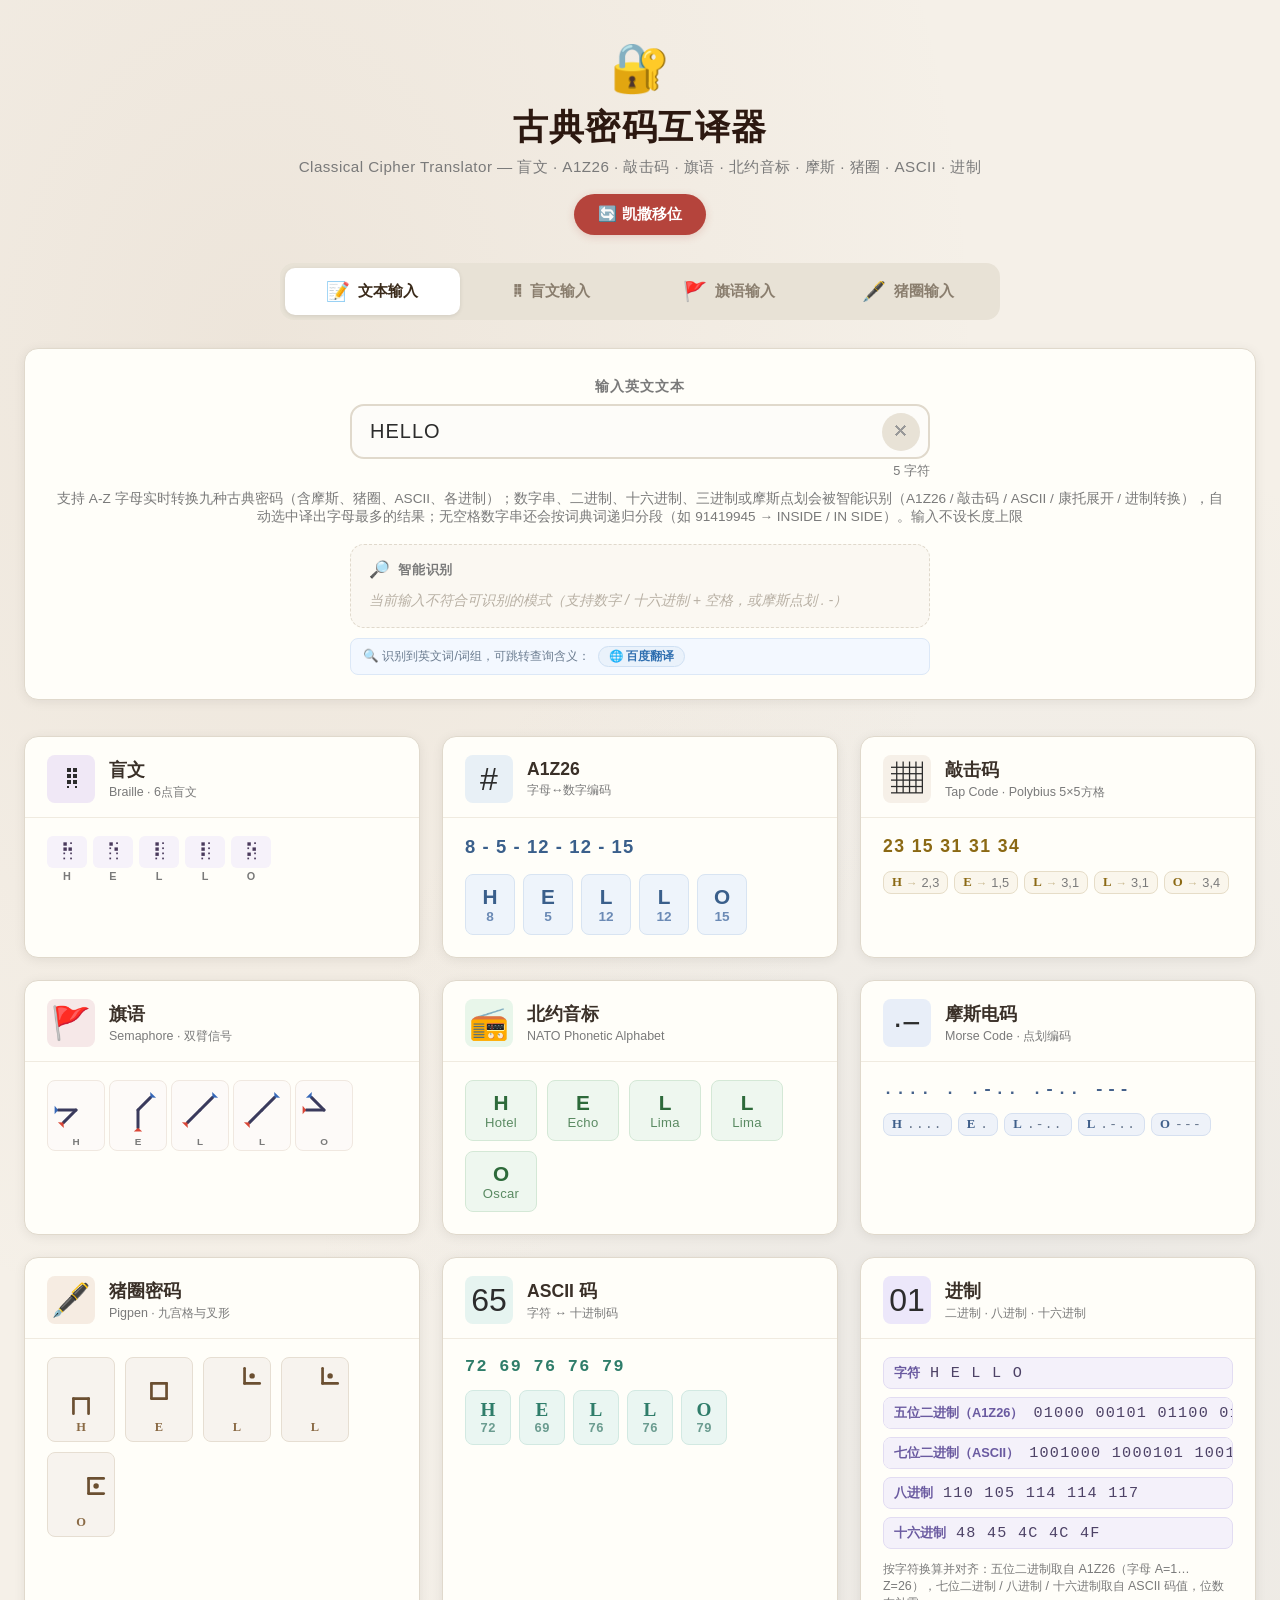
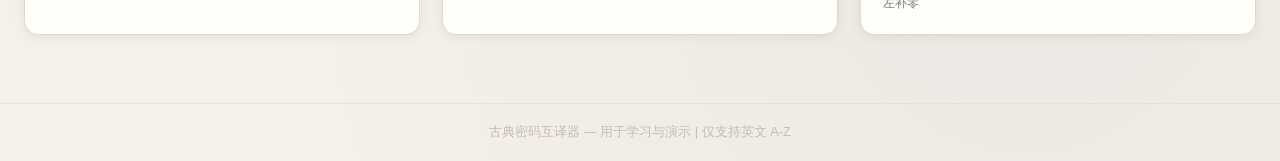
<file: index.html>
<!-- @anchor: index_intro -->
<!-- 古典密码互译器结构骨架：头部导航 + 四种输入模式区（文本 / 盲文 / 旗语 / 猪圈）+ 九张密码输出卡片，脚本按序加载 -->
<!DOCTYPE html>
<html lang="zh-CN">
<head>
    <meta charset="UTF-8">
    <meta name="viewport" content="width=device-width, initial-scale=1.0">
    <title>古典密码互译器</title>
    <link rel="stylesheet" href="style.css">
</head>
<body>
    <header class="site-header">
        <div class="header-icon">🔐</div>
        <h1>古典密码互译器</h1>
        <p class="subtitle">Classical Cipher Translator — 盲文 · A1Z26 · 敲击码 · 旗语 · 北约音标 · 摩斯 · 猪圈 · ASCII · 进制</p>
        <nav class="header-nav">
            <a href="caesar.html" class="nav-caesar-link" title="查看全部 25 种凯撒移位">🔄 凯撒移位</a>
        </nav>
    </header>

    <main class="main-content">

        <!-- @anchor: html_mode_selector -->
<!-- 输入模式选择器：文本 / 盲文 / 旗语 / 猪圈 四种输入切换 -->
        <section class="mode-selector-section">
            <div class="mode-selector" id="modeSelector">
                <button class="mode-btn active" data-mode="text">
                    <span class="mode-btn-icon">📝</span>
                    <span class="mode-btn-label">文本输入</span>
                </button>
                <button class="mode-btn" data-mode="braille">
                    <span class="mode-btn-icon">⠿</span>
                    <span class="mode-btn-label">盲文输入</span>
                </button>
                <button class="mode-btn" data-mode="semaphore">
                    <span class="mode-btn-icon">🚩</span>
                    <span class="mode-btn-label">旗语输入</span>
                </button>
                <button class="mode-btn" data-mode="pigpen">
                    <span class="mode-btn-icon">🖋️</span>
                    <span class="mode-btn-label">猪圈输入</span>
                </button>
            </div>
        </section>

        <!-- @anchor: html_mode_selector_end -->

        <!-- @anchor: html_text_input -->
<!-- 文本输入区：键入字母 / 数字串 / 二进制 / 十六进制 / 摩斯点划，实时转换九种密码并启用智能识别；不设长度上限 -->
        <section class="input-section" id="textInputSection">
            <div class="input-wrapper">
                <label for="textInput" class="input-label">输入英文文本</label>
                <div class="input-row">
                    <input
                        type="text"
                        id="textInput"
                        class="text-input"
                        placeholder="例如：HELLO / 8 5 12 12 15 / .... . .-.. .-.. --- / 85121215"
                    >
                    <button id="clearBtn" class="clear-btn" title="清空">✕</button>
                </div>
                <span id="charCount" class="char-count">0 字符</span>
            </div>
            <p class="input-hint">支持 A-Z 字母实时转换九种古典密码（含摩斯、猪圈、ASCII、各进制）；数字串、二进制、十六进制、三进制或摩斯点划会被智能识别（A1Z26 / 敲击码 / ASCII / 康托展开 / 进制转换），自动选中译出字母最多的结果；无空格数字串还会按词典词递归分段（如 91419945 → INSIDE / IN SIDE）。输入不设长度上限</p>

            <!-- @anchor: html_smart_detect -->
<!-- 半智能识别区：自动识别并按「译出字母最多」选中结果，可解码过半的候选以并列小按钮切换；含进制转换栏目；无空格数字串（>5）会按词典词递归分段（如 91419945 → INSIDE / IN SIDE） -->
            <div class="smart-detect" id="smartDetect">
                <div class="smart-detect-header">
                    <span class="smart-detect-icon">🔎</span>
                    <span class="smart-detect-title">智能识别</span>
                </div>
                <div class="smart-detect-body" id="smartDetectBody"></div>
            </div>

            <!-- @anchor: html_smart_detect_end -->

            <!-- @anchor: html_translate_bar -->
            <!-- 翻译跳转条：当前输入被判定为英文词/词组时出现，一键跳百度翻译查看含义 -->
            <div class="translate-bar" id="translateBar" style="display:none;">
                <span class="translate-bar-hint">🔍 识别到英文词/词组，可跳转查询含义：</span>
            </div>
            <!-- @anchor: html_translate_bar_end -->

        </section>

        <!-- @anchor: html_text_input_end -->

        <!-- @anchor: html_braille_input -->
        <!-- 盲文点阵输入区域：点击 2×3 点阵自动解码为字母；选定字母后按空格（或「添加到文本」）追加到文本框 -->
        <section class="input-section braille-input-section" id="brailleInputSection" style="display:none;">
            <div class="braille-input-header">
                <span class="braille-input-icon">⠿</span>
                <h2>盲文点阵输入</h2>
            </div>
            <p class="braille-input-hint">点击 2×3 点阵输入盲文，自动翻译为英文字母；选定字母后按空格即可添加到文本</p>
            <div class="braille-input-area">
                <!-- 2列×3行点阵 -->
                <div class="braille-dot-input-grid" id="brailleDotInput">
                    <span class="braille-input-dot" data-index="0" title="点 1"></span>
                    <span class="braille-input-dot" data-index="3" title="点 4"></span>
                    <span class="braille-input-dot" data-index="1" title="点 2"></span>
                    <span class="braille-input-dot" data-index="4" title="点 5"></span>
                    <span class="braille-input-dot" data-index="2" title="点 3"></span>
                    <span class="braille-input-dot" data-index="5" title="点 6"></span>
                </div>
                <!-- 翻译结果 -->
                <div class="braille-input-result">
                    <span class="braille-input-unicode" id="brailleInputChar">⠀</span>
                    <span class="braille-input-arrow">→</span>
                    <span class="braille-input-letter" id="brailleInputLetter">-</span>
                </div>
                <!-- 翻译输出文本框 -->
                <div class="special-input-textbox-wrapper">
                    <label class="special-input-textbox-label">翻译结果</label>
                    <input
                        type="text"
                        id="brailleOutputTextbox"
                        class="special-input-textbox"
                        readonly
                        placeholder="点选盲文后在此显示翻译文本"
                    >
                </div>
                <!-- 操作按钮 -->
                <div class="braille-input-actions">
                    <button id="brailleAddBtn" class="braille-add-btn" disabled>添加到文本</button>
                    <button id="brailleClearDotsBtn" class="braille-clear-dots-btn">清除点阵</button>
                    <button id="brailleClearTextBtn" class="braille-clear-dots-btn">清除翻译结果</button>
                </div>
            </div>
        </section>
        <!-- @anchor: html_braille_input_end -->

        <!-- @anchor: html_semaphore_input -->
        <!-- 旗语九宫格输入区域：依次点击两个方向格（忽略顺序）解码为字母；选好后按空格（或「添加到文本」）追加到文本框 -->
        <section class="input-section semaphore-input-section" id="semaphoreInputSection" style="display:none;">
            <div class="semaphore-input-header">
                <span class="semaphore-input-icon">🚩</span>
                <h2>旗语九宫格输入</h2>
            </div>
            <p class="semaphore-input-hint">依次点击两个方向格子（忽略顺序），分别代表两手旗位；选好后按空格即可添加到文本</p>
            <div class="semaphore-input-area">
                <!-- 3×3 九宫格：箭头标签与 data-dir 均使用信号员自身视角（原形态，不做镜像翻转） -->
                <div class="semaphore-grid" id="semaphoreGrid">
                    <!-- 第一行：NW, N, NE -->
                    <button class="semaphore-cell" data-dir="7" title="左上 (NW)">
                        <span class="semaphore-dir-label">↖</span>
                    </button>
                    <button class="semaphore-cell" data-dir="0" title="上 (N)">
                        <span class="semaphore-dir-label">↑</span>
                    </button>
                    <button class="semaphore-cell" data-dir="1" title="右上 (NE)">
                        <span class="semaphore-dir-label">↗</span>
                    </button>
                    <!-- 第二行：W, 中心, E -->
                    <button class="semaphore-cell" data-dir="6" title="左 (W)">
                        <span class="semaphore-dir-label">←</span>
                    </button>
                    <div class="semaphore-center" id="semaphoreCenter">
                        <span class="semaphore-center-icon">🚩</span>
                        <span class="semaphore-center-letter" id="semaphoreCenterLetter">-</span>
                    </div>
                    <button class="semaphore-cell" data-dir="2" title="右 (E)">
                        <span class="semaphore-dir-label">→</span>
                    </button>
                    <!-- 第三行：SW, S, SE -->
                    <button class="semaphore-cell" data-dir="5" title="左下 (SW)">
                        <span class="semaphore-dir-label">↙</span>
                    </button>
                    <button class="semaphore-cell" data-dir="4" title="下 (S)">
                        <span class="semaphore-dir-label">↓</span>
                    </button>
                    <button class="semaphore-cell" data-dir="3" title="右下 (SE)">
                        <span class="semaphore-dir-label">↘</span>
                    </button>
                </div>
                <!-- 翻译输出文本框 -->
                <div class="special-input-textbox-wrapper">
                    <label class="special-input-textbox-label">翻译结果</label>
                    <input
                        type="text"
                        id="semaphoreOutputTextbox"
                        class="special-input-textbox"
                        readonly
                        placeholder="选择方向后在此显示翻译文本"
                    >
                </div>
                <!-- 操作按钮 -->
                <div class="semaphore-input-actions">
                    <button id="semaphoreAddBtn" class="semaphore-add-btn" disabled>添加到文本</button>
                    <button id="semaphoreClearBtn" class="semaphore-clear-btn">清除选择</button>
                    <button id="semaphoreClearTextBtn" class="semaphore-clear-btn">清除翻译结果</button>
                </div>
            </div>
        </section>
        <!-- @anchor: html_semaphore_input_end -->

        <!-- @anchor: html_pigpen_input -->
        <!-- 猪圈字形输入区域：按「九宫格（无点 / 加点）/ 叉形（无点 / 加点）」四组字形按钮生成，点击即把对应字母追加到翻译结果 -->
        <!-- 排版：九宫格按钮按 3×3 格位排列；叉形按钮按开口方向（上 / 左 / 右 / 下）摆成十字；空格 / 退格支持键盘（Space / Backspace） -->
        <section class="input-section pigpen-input-section" id="pigpenInputSection" style="display:none;">
            <div class="pigpen-input-header">
                <span class="pigpen-input-icon">🖋️</span>
                <h2>猪圈密码字形输入</h2>
            </div>
            <p class="pigpen-input-hint">点击字形按钮逐字输入猪圈密码（前两组为九宫格 A–I、加点九宫格 J–R，按 3×3 格位排列；后两组为叉形 S–V、加点叉形 W–Z，按开口方向上下左右摆放），结果同步显示在下方；空格与退格可直接用键盘 Space / Backspace，再由「添加到文本」写入文本框</p>
            <div class="pigpen-input-area">
                <div class="pigpen-glyph-groups" id="pigpenGlyphGroups"></div>
                <div class="pigpen-side">
                    <div class="special-input-textbox-wrapper">
                        <label class="special-input-textbox-label">翻译结果</label>
                        <input
                            type="text"
                            id="pigpenOutputTextbox"
                            class="special-input-textbox"
                            readonly
                            placeholder="点击字形后在此显示翻译文本"
                        >
                    </div>
                    <div class="pigpen-input-actions">
                        <button id="pigpenAddBtn" class="pigpen-add-btn" disabled>添加到文本</button>
                        <button id="pigpenSpaceBtn" class="pigpen-clear-btn">␣ 空格</button>
                        <button id="pigpenBackspaceBtn" class="pigpen-clear-btn">⌫ 退格</button>
                        <button id="pigpenClearTextBtn" class="pigpen-clear-btn">清除翻译结果</button>
                    </div>
                </div>
            </div>
        </section>

        <!-- @anchor: html_pigpen_input_end -->

        <!-- @anchor: html_cipher_cards -->
        <!-- 密码面板网格：盲文 / A1Z26 / 敲击码 / 旗语 / 北约音标 / 摩斯 / 猪圈 / ASCII / 进制 九张输出卡片 -->
        <section class="ciphers-grid">

            <!-- 盲文 -->
            <div class="cipher-card" id="braille-card">
                <div class="card-header">
                    <span class="card-icon braille-icon">⠿</span>
                    <div>
                        <h2>盲文</h2>
                        <span class="card-tag">Braille · 6点盲文</span>
                    </div>
                </div>
                <div class="card-body">
                    <div class="cipher-output" id="braille-output"></div>
                </div>
            </div>

            <!-- A1Z26 -->
            <div class="cipher-card" id="a1z26-card">
                <div class="card-header">
                    <span class="card-icon a1z26-icon">#</span>
                    <div>
                        <h2>A1Z26</h2>
                        <span class="card-tag">字母↔数字编码</span>
                    </div>
                </div>
                <div class="card-body">
                    <div class="cipher-output" id="a1z26-output"></div>
                </div>
            </div>

            <!-- 敲击码 -->
            <div class="cipher-card" id="tapcode-card">
                <div class="card-header">
                    <span class="card-icon tapcode-icon">▦</span>
                    <div>
                        <h2>敲击码</h2>
                        <span class="card-tag">Tap Code · Polybius 5×5方格</span>
                    </div>
                </div>
                <div class="card-body">
                    <div class="cipher-output" id="tapcode-output"></div>
                </div>
            </div>

            <!-- 旗语 -->
            <div class="cipher-card" id="semaphore-card">
                <div class="card-header">
                    <span class="card-icon semaphore-icon">🚩</span>
                    <div>
                        <h2>旗语</h2>
                        <span class="card-tag">Semaphore · 双臂信号</span>
                    </div>
                </div>
                <div class="card-body">
                    <div class="cipher-output" id="semaphore-output"></div>
                </div>
            </div>

            <!-- 北约音标 -->
            <div class="cipher-card" id="nato-card">
                <div class="card-header">
                    <span class="card-icon nato-icon">📻</span>
                    <div>
                        <h2>北约音标</h2>
                        <span class="card-tag">NATO Phonetic Alphabet</span>
                    </div>
                </div>
                <div class="card-body">
                    <div class="cipher-output" id="nato-output"></div>
                </div>
            </div>

            <!-- 摩斯电码 -->
            <div class="cipher-card" id="morse-card">
                <div class="card-header">
                    <span class="card-icon morse-icon">·−</span>
                    <div>
                        <h2>摩斯电码</h2>
                        <span class="card-tag">Morse Code · 点划编码</span>
                    </div>
                </div>
                <div class="card-body">
                    <div class="cipher-output" id="morse-output"></div>
                </div>
            </div>

            <!-- 猪圈密码 -->
            <div class="cipher-card" id="pigpen-card">
                <div class="card-header">
                    <span class="card-icon pigpen-icon">🖋️</span>
                    <div>
                        <h2>猪圈密码</h2>
                        <span class="card-tag">Pigpen · 九宫格与叉形</span>
                    </div>
                </div>
                <div class="card-body">
                    <div class="cipher-output" id="pigpen-output"></div>
                </div>
            </div>

            <!-- ASCII 码 -->
            <div class="cipher-card" id="ascii-card">
                <div class="card-header">
                    <span class="card-icon ascii-icon">65</span>
                    <div>
                        <h2>ASCII 码</h2>
                        <span class="card-tag">字符 ↔ 十进制码</span>
                    </div>
                </div>
                <div class="card-body">
                    <div class="cipher-output" id="ascii-output"></div>
                </div>
            </div>

            <!-- 进制转换 -->
            <div class="cipher-card" id="numeral-card">
                <div class="card-header">
                    <span class="card-icon numeral-icon">01</span>
                    <div>
                        <h2>进制</h2>
                        <span class="card-tag">二进制 · 八进制 · 十六进制</span>
                    </div>
                </div>
                <div class="card-body">
                    <div class="cipher-output" id="numeral-output"></div>
                </div>
            </div>

        </section>

        <!-- @anchor: html_cipher_cards_end -->

    </main>

    <footer class="site-footer">
        <p>古典密码互译器 — 用于学习与演示 | 仅支持英文 A-Z</p>
    </footer>

    <!-- @anchor: html_scripts -->
    <!-- 脚本加载顺序：数据文件 → 各密码模块（盲文 / 摩斯 / 猪圈 / ASCII / 进制等）→ 词典工具与内置词种子 → 翻译跳转工具 → 词典分段数字串（DigitWords）→ 半智能识别（核心 SmartDetect + 渲染 SmartDetectRender）→ 输入控制器（盲文 / 旗语 / 猪圈）与词典加载器 WordDict → 主脚本；顺序不可打乱 -->
    <script src="cipher-data.js"></script>
    <script src="modules/braille.js"></script>
    <script src="modules/a1z26.js"></script>
    <script src="modules/tapcode.js"></script>
    <script src="modules/semaphore.js"></script>
    <script src="modules/nato-phonetic.js"></script>
    <script src="modules/morse.js"></script>
    <script src="modules/pigpen.js"></script>
    <script src="modules/ascii.js"></script>
    <script src="modules/numeral.js"></script>
    <script src="modules/cantor.js"></script>
    <script src="modules/word-finder.js"></script>
    <script src="modules/word-seed.js"></script>
    <script src="modules/translate-link.js"></script>
    <script src="modules/digit-words.js"></script>
    <script src="modules/smart-detect.js"></script>
    <script src="modules/smart-detect-render.js"></script>
    <script src="script-braille-input.js"></script>
    <script src="script-semaphore-input.js"></script>
    <script src="script-pigpen-input.js"></script>
    <script src="script-dict.js"></script>
    <script src="script.js"></script>

    <!-- @anchor: html_scripts_end -->
</body>
</html>
</file>
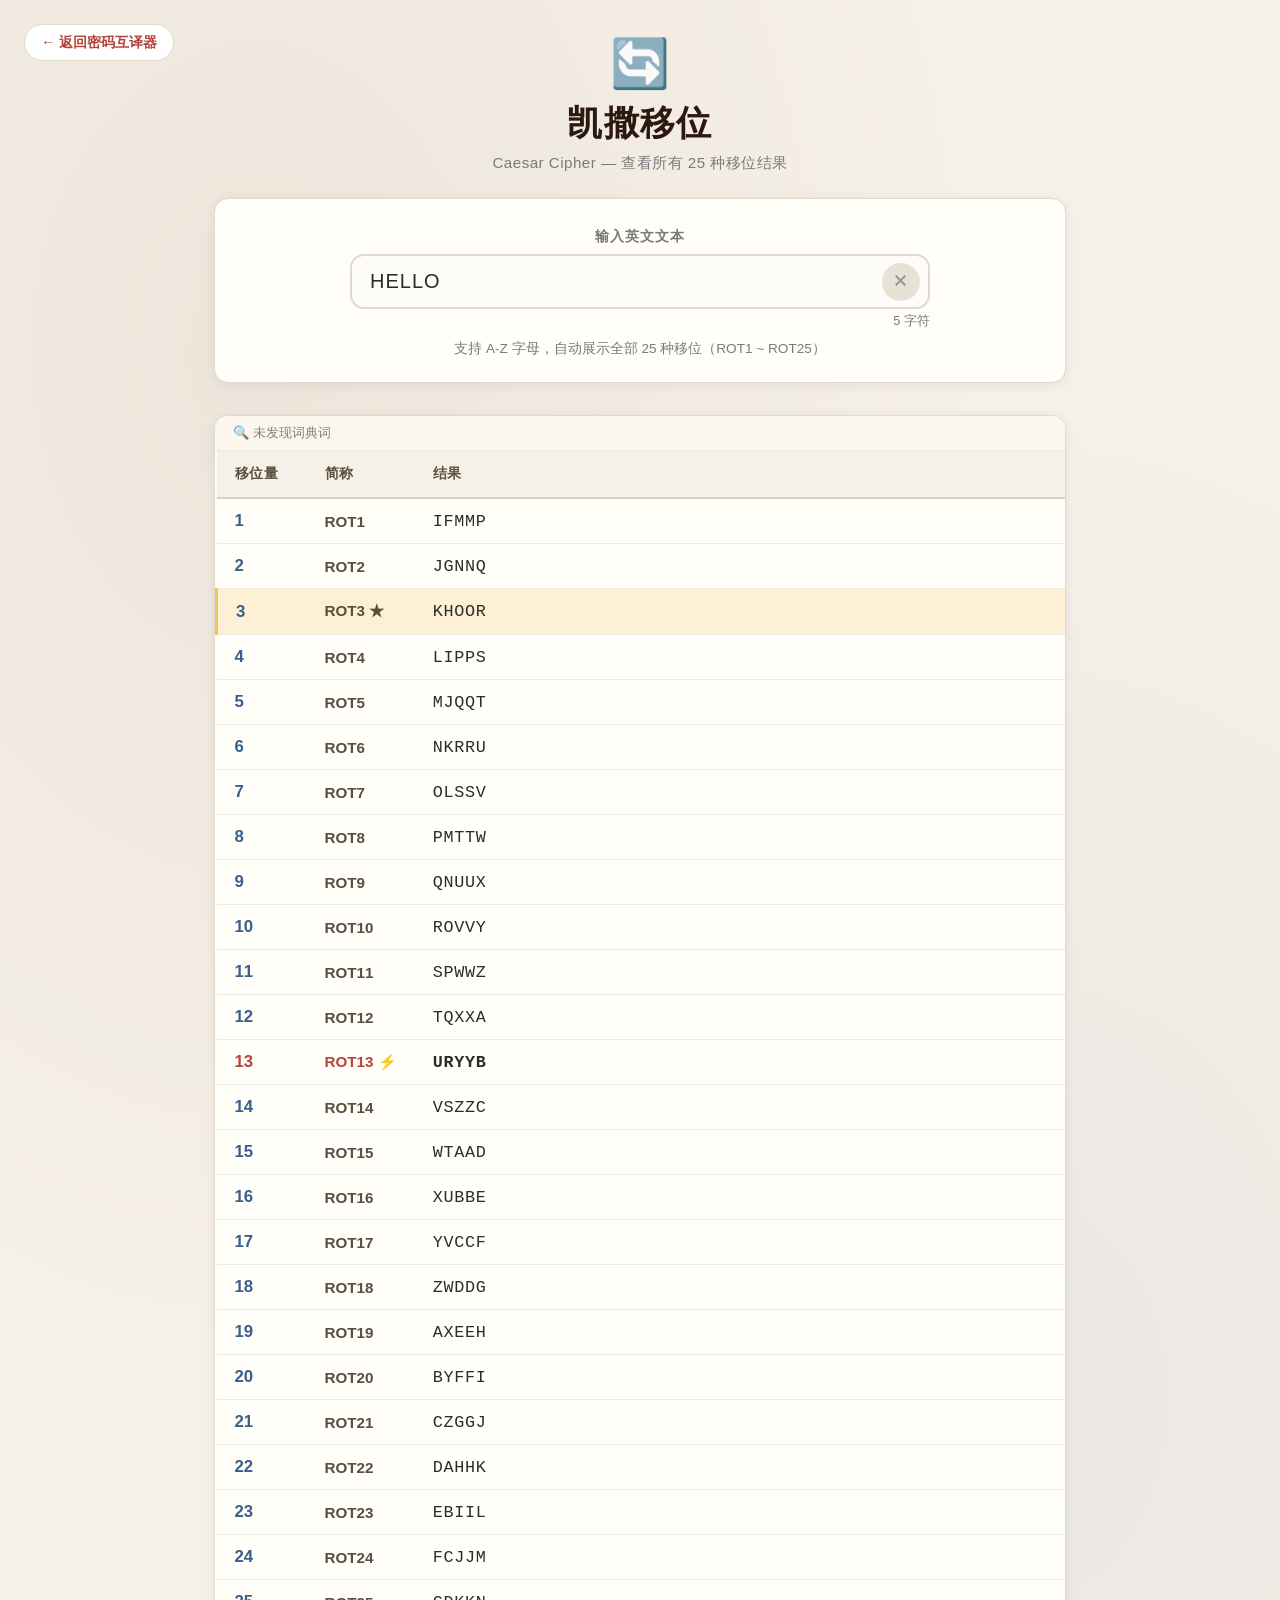
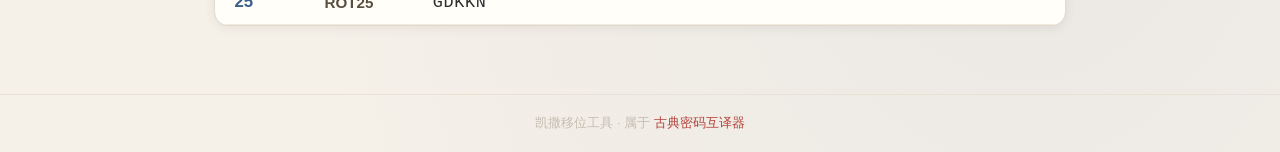
<file: caesar.html>
<!-- @anchor: caesar_md_intro -->
<!-- 凯撒移位页面结构骨架：输入框 + ROT1~ROT25 结果表格，与主页同目录，返回 index.html -->
<!DOCTYPE html>
<html lang="zh-CN">
<head>
    <meta charset="UTF-8">
    <meta name="viewport" content="width=device-width, initial-scale=1.0">
    <title>凯撒移位 — Caesar Cipher</title>
    <link rel="stylesheet" href="caesar.css">
</head>
<body>
    <!-- @anchor: caesar_header -->
    <!-- 头部：返回主页链接、标题与说明 -->
    <header class="site-header">
        <a href="index.html" class="back-link" title="返回密码互译器">← 返回密码互译器</a>
        <div class="header-icon">🔄</div>
        <h1>凯撒移位</h1>
        <p class="subtitle">Caesar Cipher — 查看所有 25 种移位结果</p>
    </header>
    <!-- @anchor: caesar_header_end -->

    <main class="main-content">
        <!-- @anchor: caesar_input -->
<!-- 输入区域：英文文本输入（不设长度上限）与清空按钮 -->
        <section class="input-section">
            <div class="input-wrapper">
                <label for="textInput" class="input-label">输入英文文本</label>
                <div class="input-row">
                    <input
                        type="text"
                        id="textInput"
                        class="text-input"
                        placeholder="例如：HELLO WORLD"
                    >
                    <button id="clearBtn" class="clear-btn" title="清空">✕</button>
                </div>
                <span id="charCount" class="char-count">0 字符</span>
            </div>
            <p class="input-hint">支持 A-Z 字母，自动展示全部 25 种移位（ROT1 ~ ROT25）</p>
        </section>

        <!-- @anchor: caesar_input_end -->

        <!-- @anchor: caesar_results -->
        <!-- 移位结果区：词典标记提示条 + 占位提示 + ROT1~ROT25 结果表格 -->
        <section class="results-section" id="resultsSection">
            <div class="word-hint" id="wordHint" style="display:none;"></div>
            <div class="placeholder" id="placeholder">输入文本以查看所有凯撒移位结果</div>
            <div class="results-table-wrapper" id="resultsTableWrapper" style="display:none;">
                <table class="results-table" id="resultsTable">
                    <thead>
                        <tr>
                            <th>移位量</th>
                            <th>简称</th>
                            <th>结果</th>
                        </tr>
                    </thead>
                    <tbody id="resultsBody"></tbody>
                </table>
            </div>
        </section>

        <!-- @anchor: caesar_results_end -->
    </main>

    <footer class="site-footer">
        <p>凯撒移位工具 · 属于 <a href="index.html">古典密码互译器</a></p>
    </footer>

    <!-- @anchor: caesar_scripts -->
    <!-- 脚本加载：词典词查找工具 → 内置词种子（词典不可用时的降级）→ 翻译跳转工具 → 凯撒移位主体逻辑 -->
    <script src="modules/word-finder.js"></script>
    <script src="modules/word-seed.js"></script>
    <script src="modules/translate-link.js"></script>
    <script src="caesar.js"></script>

    <!-- @anchor: caesar_scripts_end -->
</body>
</html>
</file>
<file: style.css>
/* @anchor: style_intro */
/* 古典密码互译器样式：变量与重置、输入模式区、四类专用输入区、五类密码输出卡片与响应式适配 */
/* ============================================
   古典密码互译器 — 样式表
   ============================================ */

/* @anchor: css_reset */
/* 基础重置与主题变量 */
/* --- 基础重置与变量 --- */
*, *::before, *::after {
    box-sizing: border-box;
    margin: 0;
    padding: 0;
}

:root {
    --bg: #f5f0e8;
    --card-bg: #fffef9;
    --card-shadow: 0 2px 12px rgba(0,0,0,0.07);
    --card-hover-shadow: 0 4px 20px rgba(0,0,0,0.12);
    --text: #2c2c2c;
    --text-muted: #7a7a7a;
    --accent: #b5443c;
    --accent-light: #e0584e;
    --blue: #3a5f8b;
    --blue-light: #5b8ec4;
    --border: #e0d9cc;
    --radius: 14px;
    --radius-sm: 8px;
    --font-serif: 'Georgia', 'Times New Roman', serif;
    --font-sans: 'Segoe UI', 'PingFang SC', 'Microsoft YaHei', sans-serif;
}

html {
    font-size: 16px;
}

body {
    font-family: var(--font-sans);
    background: var(--bg);
    color: var(--text);
    min-height: 100vh;
    background-image:
        radial-gradient(ellipse at 20% 20%, rgba(180,150,120,0.12) 0%, transparent 50%),
        radial-gradient(ellipse at 80% 80%, rgba(140,160,190,0.10) 0%, transparent 50%);
}
/* @anchor: css_reset_end */

/* @anchor: css_header */
/* 头部标题与凯撒移位导航链接 */
/* --- 头部 --- */
.site-header {
    text-align: center;
    padding: 40px 20px 28px;
}

.header-icon {
    font-size: 48px;
    margin-bottom: 8px;
}

.site-header h1 {
    font-family: var(--font-serif);
    font-size: 2.2rem;
    font-weight: 700;
    color: #2c1810;
    letter-spacing: 0.04em;
    margin-bottom: 6px;
}

.subtitle {
    font-size: 0.95rem;
    color: var(--text-muted);
    letter-spacing: 0.03em;
}

/* --- 头部导航 --- */
.header-nav {
    margin-top: 16px;
}

.nav-caesar-link {
    display: inline-block;
    text-decoration: none;
    font-size: 0.95rem;
    font-weight: 600;
    color: #fff;
    background: var(--accent);
    padding: 10px 24px;
    border-radius: 24px;
    transition: all 0.25s;
    box-shadow: 0 2px 8px rgba(181,68,60,0.2);
}

.nav-caesar-link:hover {
    background: #c9554d;
    box-shadow: 0 4px 16px rgba(181,68,60,0.35);
    transform: translateY(-1px);
}
/* @anchor: css_header_end */

/* --- 主体 --- */
.main-content {
    max-width: 1300px;
    margin: 0 auto;
    padding: 0 24px 48px;
}

/* @anchor: css_mode_selector */
/* 输入模式选择器：分段控件样式的四个模式按钮 */
/* ============================================
   输入模式选择器
   ============================================ */
.mode-selector-section {
    margin-bottom: 28px;
}

.mode-selector {
    display: flex;
    gap: 4px;
    background: #e8e2d6;
    border-radius: var(--radius);
    padding: 5px;
    max-width: 720px;
    margin: 0 auto;
}

.mode-btn {
    flex: 1;
    display: flex;
    align-items: center;
    justify-content: center;
    gap: 8px;
    padding: 12px 16px;
    border: none;
    border-radius: 10px;
    background: transparent;
    color: #8a7e6e;
    font-size: 0.95rem;
    font-weight: 600;
    cursor: pointer;
    transition: all 0.25s;
    font-family: var(--font-sans);
}

.mode-btn:hover {
    color: #5a4e3e;
    background: rgba(255,255,255,0.4);
}

.mode-btn.active {
    background: #fff;
    color: #3a2a1a;
    box-shadow: 0 1px 4px rgba(0,0,0,0.1);
}

.mode-btn-icon {
    font-size: 1.2rem;
}

.mode-btn-label {
    white-space: nowrap;
}
/* @anchor: css_mode_selector_end */

/* @anchor: css_input_base */
/* 通用输入区域与翻译结果文本框 */
/* ============================================
   通用输入区域
   ============================================ */
.input-section {
    text-align: center;
    margin-bottom: 36px;
    background: var(--card-bg);
    border: 1px solid var(--border);
    border-radius: var(--radius);
    box-shadow: var(--card-shadow);
    padding: 28px 32px 24px;
    transition: box-shadow 0.3s;
}

.input-section:hover {
    box-shadow: var(--card-hover-shadow);
}

.input-wrapper {
    display: inline-block;
    width: 100%;
    max-width: 580px;
}

.input-label {
    display: block;
    font-weight: 600;
    font-size: 0.9rem;
    color: var(--text-muted);
    text-transform: uppercase;
    letter-spacing: 0.06em;
    margin-bottom: 8px;
}

.input-row {
    display: flex;
    align-items: center;
    gap: 8px;
    background: #fdfcf9;
    border: 2px solid var(--border);
    border-radius: var(--radius);
    padding: 4px 8px 4px 18px;
    transition: border-color 0.25s, box-shadow 0.25s;
}

.input-row:focus-within {
    border-color: var(--accent);
    box-shadow: 0 0 0 4px rgba(181,68,60,0.08);
}

.text-input {
    flex: 1;
    border: none;
    outline: none;
    background: transparent;
    font-size: 1.25rem;
    font-family: var(--font-sans);
    color: var(--text);
    letter-spacing: 0.05em;
    padding: 10px 0;
}

.text-input::placeholder {
    color: #c4bdb2;
}

.clear-btn {
    width: 38px;
    height: 38px;
    border: none;
    border-radius: 50%;
    background: #e8e2d6;
    color: #999;
    font-size: 1rem;
    cursor: pointer;
    transition: all 0.2s;
    display: flex;
    align-items: center;
    justify-content: center;
    flex-shrink: 0;
}

.clear-btn:hover {
    background: #d4ccc0;
    color: #555;
}

.char-count {
    display: block;
    text-align: right;
    font-size: 0.8rem;
    color: var(--text-muted);
    margin-top: 4px;
}

.input-hint {
    font-size: 0.85rem;
    color: var(--text-muted);
    margin-top: 10px;
}

/* ============================================
   特殊输入区域通用：翻译输出文本框
   ============================================ */
.special-input-textbox-wrapper {
    display: flex;
    flex-direction: column;
    align-items: center;
    gap: 6px;
}

.special-input-textbox-label {
    font-size: 0.8rem;
    font-weight: 600;
    color: var(--text-muted);
    text-transform: uppercase;
    letter-spacing: 0.04em;
}

.special-input-textbox {
    width: 240px;
    padding: 10px 14px;
    font-size: 1.1rem;
    font-family: var(--font-serif);
    letter-spacing: 0.05em;
    border: 2px solid var(--border);
    border-radius: var(--radius-sm);
    background: #fdfcf9;
    color: var(--text);
    text-align: center;
    outline: none;
    transition: border-color 0.25s;
    cursor: default;
}

.special-input-textbox:focus {
    border-color: var(--accent);
}

.special-input-textbox::placeholder {
    color: #c4bdb2;
    font-size: 0.85rem;
    font-family: var(--font-sans);
}
/* @anchor: css_input_base_end */

/* @anchor: css_smart_detect */
/* 半智能识别区：识别面板、并列按钮切换（候选栏目 / 栏内视图）与逐项映射 chips */
/* ============================================
   半智能识别区
   ============================================ */
.smart-detect {
    max-width: 580px;
    margin: 18px auto 0;
    text-align: left;
    background: #fbf8f2;
    border: 1px dashed var(--border);
    border-radius: var(--radius);
    padding: 14px 18px 16px;
}

.smart-detect-header {
    display: flex;
    align-items: center;
    gap: 8px;
    margin-bottom: 10px;
}

.smart-detect-icon {
    font-size: 1.05rem;
}

.smart-detect-title {
    font-size: 0.82rem;
    font-weight: 700;
    color: var(--text-muted);
    text-transform: uppercase;
    letter-spacing: 0.06em;
}

.smart-placeholder {
    color: #b8b0a4;
    font-style: italic;
    font-size: 0.88rem;
    line-height: 1.5;
}

/* --- 并列切换按钮：候选栏目与栏内视图共用 --- */
.smart-tabs {
    display: flex;
    flex-wrap: wrap;
    gap: 8px;
    margin-bottom: 12px;
}

.smart-tab {
    font-family: var(--font-sans);
    font-size: 0.82rem;
    font-weight: 600;
    color: var(--text-muted);
    background: var(--card-bg);
    border: 2px solid var(--border);
    border-radius: 999px;
    padding: 5px 14px;
    cursor: pointer;
    outline: none;
    transition: color 0.2s, border-color 0.2s, background 0.2s;
}

.smart-tab:hover {
    border-color: var(--accent);
    color: var(--accent);
}

.smart-tab.is-active {
    background: var(--accent);
    border-color: var(--accent);
    color: #fff;
}

.smart-tab-sm {
    font-size: 0.76rem;
    padding: 3px 12px;
    border-width: 1px;
}

.smart-view-tabs {
    margin-top: -4px;
}

.smart-item-head {
    display: flex;
    align-items: baseline;
    gap: 10px;
    flex-wrap: wrap;
    margin-bottom: 8px;
}

.smart-item-title {
    font-size: 0.95rem;
    font-weight: 700;
    color: var(--accent);
}

.smart-item-tag {
    font-size: 0.78rem;
    color: var(--text-muted);
}

.smart-item-result {
    font-family: var(--font-serif);
    font-size: 1.5rem;
    font-weight: 700;
    letter-spacing: 0.08em;
    color: #2d6a3a;
    word-break: break-all;
    margin-bottom: 12px;
}

.smart-chips {
    display: flex;
    flex-wrap: wrap;
    gap: 8px;
}

.smart-chip {
    display: inline-flex;
    align-items: center;
    gap: 6px;
    background: #eef7ef;
    border: 1px solid #d4e8d6;
    border-radius: var(--radius-sm);
    padding: 4px 10px;
    font-size: 0.85rem;
}

.smart-chip-from {
    color: var(--text-muted);
}

.smart-chip-arrow {
    color: #b8c4b8;
    font-size: 0.78rem;
}

.smart-chip-to {
    color: #2d6a3a;
    font-weight: 700;
    font-family: var(--font-serif);
}

/* --- 进制转换等数字型结果：等宽字体，便于位数对齐阅读 --- */
.smart-item-result.smart-num {
    font-family: 'SFMono-Regular', Consolas, 'Liberation Mono', Menlo, monospace;
    font-size: 1.05rem;
    letter-spacing: 0.05em;
}

/* --- 附注行：结果行之外的补充信息（如进制转换的二进制视图附示译出的字母 / 字符） --- */
.smart-item-note {
    font-size: 0.92rem;
    color: var(--text-muted);
    letter-spacing: 0.06em;
    word-break: break-all;
    margin: -8px 0 12px;
}

.smart-item-note.smart-num {
    font-family: 'SFMono-Regular', Consolas, 'Liberation Mono', Menlo, monospace;
}

.smart-item-note[hidden] {
    display: none;
}

/* @anchor: css_smart_detect_end */


/* @anchor: css_braille_input */
/* 盲文点阵输入区：可点击点阵、翻译结果与操作按钮 */
/* ============================================
   盲文点阵输入区域
   ============================================ */
.braille-input-header {
    display: flex;
    align-items: center;
    justify-content: center;
    gap: 10px;
    margin-bottom: 6px;
}

.braille-input-icon {
    font-size: 30px;
    width: 44px;
    height: 44px;
    border-radius: var(--radius-sm);
    background: #f0e8f6;
    display: flex;
    align-items: center;
    justify-content: center;
}

.braille-input-header h2 {
    font-size: 1.15rem;
    font-weight: 700;
    color: #3a3028;
}

.braille-input-hint {
    font-size: 0.85rem;
    color: var(--text-muted);
    margin-bottom: 18px;
}

.braille-input-area {
    display: flex;
    align-items: center;
    justify-content: center;
    gap: 28px;
    flex-wrap: wrap;
}

/* --- 可点击点阵 --- */
.braille-dot-input-grid {
    display: grid;
    grid-template-columns: 1fr 1fr;
    grid-template-rows: 1fr 1fr 1fr;
    gap: 8px;
    padding: 12px;
    background: #faf8f5;
    border-radius: 12px;
    border: 2px solid #e0d9cc;
    user-select: none;
    -webkit-user-select: none;
}

.braille-input-dot {
    width: 40px;
    height: 40px;
    border-radius: 50%;
    background: #ddd8cf;
    cursor: pointer;
    transition: background 0.2s, transform 0.15s, box-shadow 0.2s;
    border: 2px solid transparent;
}

.braille-input-dot:hover {
    background: #c8bfb0;
    transform: scale(1.1);
}

.braille-input-dot:active {
    transform: scale(0.95);
}

.braille-input-dot.active {
    background: #5b3e7a;
    box-shadow: 0 0 0 3px rgba(91,62,122,0.25), inset 0 1px 3px rgba(0,0,0,0.2);
    border-color: #7a5a9a;
}

/* --- 翻译结果 --- */
.braille-input-result {
    display: flex;
    align-items: center;
    gap: 14px;
    padding: 10px 20px;
    background: #f6f2fa;
    border-radius: 10px;
    border: 1px solid #e4daf0;
}

.braille-input-unicode {
    font-size: 2.4rem;
    line-height: 1;
    color: #4a3a5c;
    min-width: 48px;
    text-align: center;
}

.braille-input-arrow {
    font-size: 1.2rem;
    color: #b0a0c0;
}

.braille-input-letter {
    font-size: 2rem;
    font-weight: 700;
    color: #3a2a4c;
    min-width: 40px;
    text-align: center;
    font-family: var(--font-serif);
}

/* --- 操作按钮 --- */
.braille-input-actions {
    display: flex;
    flex-direction: column;
    gap: 8px;
}

.braille-add-btn,
.braille-clear-dots-btn {
    padding: 10px 18px;
    border: none;
    border-radius: var(--radius-sm);
    font-size: 0.9rem;
    font-weight: 600;
    cursor: pointer;
    transition: all 0.2s;
    white-space: nowrap;
}

.braille-add-btn {
    background: #5b3e7a;
    color: #fff;
}

.braille-add-btn:hover:not(:disabled) {
    background: #6e4f92;
}

.braille-add-btn:disabled {
    background: #d0c8d8;
    color: #a098a8;
    cursor: not-allowed;
}

.braille-clear-dots-btn {
    background: #f0ebe0;
    color: #7a6e5e;
}

.braille-clear-dots-btn:hover {
    background: #e4dcd0;
    color: #5a4e3e;
}
/* @anchor: css_braille_input_end */


/* @anchor: css_semaphore_input */
/* 旗语九宫格输入区：3×3 方向格、中心显示与操作按钮 */
/* ============================================
   旗语九宫格输入区域
   ============================================ */
.semaphore-input-header {
    display: flex;
    align-items: center;
    justify-content: center;
    gap: 10px;
    margin-bottom: 6px;
}

.semaphore-input-icon {
    font-size: 30px;
    width: 44px;
    height: 44px;
    border-radius: var(--radius-sm);
    background: #f6e8e8;
    display: flex;
    align-items: center;
    justify-content: center;
}

.semaphore-input-header h2 {
    font-size: 1.15rem;
    font-weight: 700;
    color: #3a3028;
}

.semaphore-input-hint {
    font-size: 0.85rem;
    color: var(--text-muted);
    margin-bottom: 18px;
}

.semaphore-input-area {
    display: flex;
    align-items: center;
    justify-content: center;
    gap: 28px;
    flex-wrap: wrap;
}

/* --- 九宫格 --- */
.semaphore-grid {
    display: grid;
    grid-template-columns: repeat(3, 68px);
    grid-template-rows: repeat(3, 68px);
    gap: 6px;
    user-select: none;
    -webkit-user-select: none;
}

.semaphore-cell {
    width: 68px;
    height: 68px;
    border-radius: 12px;
    border: 2px solid #e0d9cc;
    background: #faf8f5;
    cursor: pointer;
    display: flex;
    align-items: center;
    justify-content: center;
    transition: all 0.2s;
    font-family: var(--font-sans);
}

.semaphore-cell:hover {
    background: #f0e8e0;
    border-color: #c8bfb0;
    transform: scale(1.05);
}

.semaphore-cell:active {
    transform: scale(0.95);
}

/* 两个选中格子统一使用中性高亮（不再区分左右手颜色） */
.semaphore-cell.right-arm,
.semaphore-cell.left-arm {
    background: #fdf0d5;
    border-color: #c8963e;
    box-shadow: 0 0 0 3px rgba(200,150,62,0.25);
}

.semaphore-cell.right-arm .semaphore-dir-label,
.semaphore-cell.left-arm .semaphore-dir-label {
    color: #c8963e;
}

.semaphore-dir-label {
    font-size: 1.5rem;
    color: #b0a590;
    transition: color 0.2s;
}

/* --- 中心区域 --- */
.semaphore-center {
    width: 68px;
    height: 68px;
    border-radius: 12px;
    background: #fdfcf9;
    border: 2px dashed #d8d0c0;
    display: flex;
    flex-direction: column;
    align-items: center;
    justify-content: center;
    gap: 4px;
}

.semaphore-center-icon {
    font-size: 1.3rem;
}

.semaphore-center-letter {
    font-size: 1.4rem;
    font-weight: 700;
    color: #3a2a1a;
    font-family: var(--font-serif);
    min-width: 24px;
    text-align: center;
}

.semaphore-center-letter.result-ready {
    color: #b5443c;
}

/* --- 旗语操作按钮 --- */
.semaphore-input-actions {
    display: flex;
    flex-direction: column;
    gap: 8px;
}

.semaphore-add-btn,
.semaphore-clear-btn {
    padding: 10px 18px;
    border: none;
    border-radius: var(--radius-sm);
    font-size: 0.9rem;
    font-weight: 600;
    cursor: pointer;
    transition: all 0.2s;
    white-space: nowrap;
}

.semaphore-add-btn {
    background: #b5443c;
    color: #fff;
}

.semaphore-add-btn:hover:not(:disabled) {
    background: #c9554d;
}

.semaphore-add-btn:disabled {
    background: #e0d0ce;
    color: #b8a8a5;
    cursor: not-allowed;
}

.semaphore-clear-btn {
    background: #f0ebe0;
    color: #7a6e5e;
}

.semaphore-clear-btn:hover {
    background: #e4dcd0;
    color: #5a4e3e;
}
/* @anchor: css_semaphore_input_end */

/* @anchor: css_pigpen_input */
/* 猪圈字形输入区：四组字形按钮（九宫格 无点 / 加点按 3×3 格位排列、叉形 无点 / 加点按开口方向摆成十字） + 翻译结果与操作按钮 */
.pigpen-input-header {
    display: flex;
    align-items: center;
    justify-content: center;
    gap: 10px;
    margin-bottom: 6px;
}

.pigpen-input-icon {
    font-size: 30px;
    width: 44px;
    height: 44px;
    border-radius: var(--radius-sm);
    background: #f6ece2;
    display: flex;
    align-items: center;
    justify-content: center;
}

.pigpen-input-header h2 {
    font-size: 1.15rem;
    font-weight: 700;
    color: #3a3028;
}

.pigpen-input-hint {
    font-size: 0.85rem;
    color: var(--text-muted);
    margin-bottom: 18px;
}

.pigpen-input-area {
    display: flex;
    align-items: center;
    justify-content: center;
    gap: 28px;
    flex-wrap: wrap;
}

.pigpen-glyph-groups {
    display: grid;
    grid-template-columns: repeat(2, auto);
    gap: 14px;
}

.pigpen-glyph-group {
    display: flex;
    flex-direction: column;
    gap: 6px;
    padding: 10px;
    background: #faf8f5;
    border: 1px solid #e8e0d4;
    border-radius: var(--radius-sm);
}

.pigpen-group-title {
    font-size: 0.75rem;
    color: var(--text-muted);
    text-align: center;
}

/* 字形按钮容器：统一用 3×3 网格，让字形按格位 / 方向就位 */
.pigpen-glyph-buttons {
    display: grid;
    grid-template-columns: repeat(3, auto);
    grid-template-rows: repeat(3, auto);
    gap: 6px;
    justify-items: center;
    align-items: center;
}

/* 九宫格：按钮按行优先落位，与字形格位一一对应 */
.pigpen-layout-grid {
    grid-template-rows: repeat(3, auto);
}

/* 叉形：上 / 左 / 右 / 下摆成十字（按钮由脚本按开口方向指定 grid-row / grid-column），中心与四角留空 */
.pigpen-layout-cross {
    grid-template-rows: repeat(3, auto);
}

.pigpen-glyph-btn {
    width: 46px;
    height: 46px;
    padding: 4px;
    border: 2px solid #e0d9cc;
    border-radius: 10px;
    background: #fffdfa;
    color: #6b4f31;
    cursor: pointer;
    display: flex;
    align-items: center;
    justify-content: center;
    transition: all 0.2s;
}

.pigpen-glyph-btn:hover {
    background: #f4ecdf;
    border-color: #c8bfb0;
    transform: scale(1.06);
}

.pigpen-glyph-btn:active {
    transform: scale(0.94);
}

.pigpen-side {
    display: flex;
    flex-direction: column;
    align-items: center;
    gap: 14px;
}

.pigpen-input-actions {
    display: flex;
    flex-direction: row;
    flex-wrap: wrap;
    justify-content: center;
    gap: 8px;
    max-width: 260px;
}

.pigpen-add-btn,
.pigpen-clear-btn {
    padding: 10px 16px;
    border: none;
    border-radius: var(--radius-sm);
    font-size: 0.9rem;
    font-weight: 600;
    cursor: pointer;
    transition: all 0.2s;
    white-space: nowrap;
}

.pigpen-add-btn {
    background: #b5763c;
    color: #fff;
}

.pigpen-add-btn:hover:not(:disabled) {
    background: #c9873f;
}

.pigpen-add-btn:disabled {
    background: #e6dcd0;
    color: #b8ab9a;
    cursor: not-allowed;
}

.pigpen-clear-btn {
    background: #f0ebe0;
    color: #7a6e5e;
}

.pigpen-clear-btn:hover {
    background: #e4dcd0;
    color: #5a4e3e;
}

/* @anchor: css_pigpen_input_end */


/* @anchor: css_cards */
/* 密码面板网格、卡片外壳与占位提示 */
/* ============================================
   密码面板网格
   ============================================ */
.ciphers-grid {
    display: grid;
    grid-template-columns: repeat(auto-fit, minmax(380px, 1fr));
    gap: 22px;
}

/* --- 密码卡片 --- */
.cipher-card {
    background: var(--card-bg);
    border: 1px solid var(--border);
    border-radius: var(--radius);
    box-shadow: var(--card-shadow);
    overflow: hidden;
    transition: box-shadow 0.3s, transform 0.2s;
}

.cipher-card:hover {
    box-shadow: var(--card-hover-shadow);
    transform: translateY(-2px);
}

.card-header {
    display: flex;
    align-items: center;
    gap: 14px;
    padding: 18px 22px 14px;
    border-bottom: 1px solid #f0ebe0;
}

.card-icon {
    font-size: 32px;
    width: 48px;
    height: 48px;
    border-radius: var(--radius-sm);
    display: flex;
    align-items: center;
    justify-content: center;
    flex-shrink: 0;
}

.braille-icon    { background: #f0e8f6; }
.a1z26-icon      { background: #e8f0f6; }
.tapcode-icon    { background: #f6f0e8; }
.semaphore-icon  { background: #f6e8e8; }
.nato-icon       { background: #e8f6ea; }

.card-header h2 {
    font-size: 1.1rem;
    font-weight: 700;
    color: #3a3028;
}

.card-tag {
    font-size: 0.78rem;
    color: var(--text-muted);
}

.card-body {
    padding: 18px 22px 22px;
    min-height: 100px;
    overflow-x: auto;
}

/* --- 占位提示 --- */
.placeholder {
    color: #c4bdb2;
    font-style: italic;
    font-size: 0.95rem;
    text-align: center;
    padding: 20px 0;
}
/* @anchor: css_cards_end */

/* @anchor: css_braille_view */
/* 盲文输出卡片样式：紧凑网格排列的「盲文字符 + 字母标签」，不重复绘制点阵以省空间 */
.braille-cards-row {
    display: grid;
    grid-template-columns: repeat(auto-fill, 40px);
    gap: 6px;
    align-items: end;
}

.braille-card {
    display: flex;
    flex-direction: column;
    align-items: center;
    gap: 2px;
}

.braille-glyph {
    font-size: 1.7rem;
    line-height: 1.15;
    color: #4a3a5c;
    background: #f6f2fa;
    border-radius: 6px;
    width: 100%;
    text-align: center;
}

.braille-letter-label {
    font-size: 0.68rem;
    color: var(--text-muted);
    font-weight: 600;
}

.braille-space-marker,
.braille-unknown {
    font-size: 0.85rem;
    color: #bbb;
    padding: 14px 0;
    width: 100%;
    text-align: center;
}

/* @anchor: css_braille_view_end */

/* @anchor: css_a1z26_view */
/* A1Z26 输出卡片样式 */
/* ============================================
   A1Z26 样式
   ============================================ */
.a1z26-code-row {
    font-size: 1.15rem;
    font-weight: 600;
    color: var(--blue);
    letter-spacing: 0.06em;
    margin-bottom: 16px;
    word-break: break-all;
}

.a1z26-cards-row {
    display: flex;
    flex-wrap: wrap;
    gap: 8px;
}

.a1z26-card {
    display: flex;
    flex-direction: column;
    align-items: center;
    background: #eef4fb;
    border-radius: var(--radius-sm);
    padding: 10px 14px;
    min-width: 50px;
    border: 1px solid #d8e4f2;
}

.a1z26-letter {
    font-size: 1.3rem;
    font-weight: 700;
    color: #3a5f8b;
}

.a1z26-number {
    font-size: 0.85rem;
    color: #6b8ab5;
    font-weight: 600;
}

.a1z26-space,
.a1z26-other {
    font-size: 0.85rem;
    color: #bbb;
    padding: 14px 8px;
}
/* @anchor: css_a1z26_view_end */

/* @anchor: css_tapcode_view */
/* 敲击码输出卡片样式：数字对结果行 + 紧凑逐字符映射 chips */
/* ============================================
   敲击码样式
   ============================================ */
.tapcode-code-row {
    font-size: 1.1rem;
    font-weight: 600;
    color: #8b6914;
    letter-spacing: 0.08em;
    margin-bottom: 14px;
    word-break: break-all;
}

.tapcode-chips {
    display: flex;
    flex-wrap: wrap;
    gap: 6px;
    align-items: flex-start;
}

.tapcode-chip {
    display: inline-flex;
    align-items: center;
    gap: 4px;
    background: #faf6ec;
    border: 1px solid #e6ddc8;
    border-radius: var(--radius-sm);
    padding: 3px 8px;
    font-size: 0.8rem;
}

.tapcode-chip-from {
    color: #8b6914;
    font-weight: 700;
    font-family: var(--font-serif);
}

.tapcode-chip-arrow {
    color: #c9b98f;
    font-size: 0.72rem;
}

.tapcode-chip-to {
    color: var(--text-muted);
}

.tapcode-chip-space,
.tapcode-chip-unknown {
    color: var(--text-muted);
    background: transparent;
    border-style: dashed;
}

.tapcode-more {
    align-self: center;
    font-size: 0.85rem;
    color: var(--text-muted);
}

/* @anchor: css_tapcode_view_end */

/* @anchor: css_semaphore_view */
/* 旗语输出卡片样式：紧凑网格排列的 Canvas 双臂（持旗）图，压缩卡片占比 */
/* ============================================
   旗语样式
   ============================================ */
.semaphore-figures-row {
    display: grid;
    grid-template-columns: repeat(auto-fill, 58px);
    gap: 4px;
    justify-content: flex-start;
}

.semaphore-figure-wrapper {
    display: flex;
    flex-direction: column;
    align-items: center;
    gap: 0;
    background: #fdfaf8;
    border-radius: var(--radius-sm);
    padding: 2px;
    border: 1px solid #f0e8e0;
}

.semaphore-canvas {
    display: block;
    width: 54px;
    height: 54px;
}

.semaphore-char-label {
    font-size: 0.62rem;
    line-height: 1.1;
    font-weight: 600;
    color: var(--text-muted);
}

.semaphore-space,
.semaphore-unknown {
    display: flex;
    align-items: center;
    justify-content: center;
    min-height: 54px;
    font-size: 0.75rem;
    color: #bbb;
}

/* @anchor: css_semaphore_view_end */

/* @anchor: css_nato_view */
/* 北约音标输出卡片样式 */
/* ============================================
   北约音标样式
   ============================================ */
.nato-cards-row {
    display: flex;
    flex-wrap: wrap;
    gap: 10px;
}

.nato-card {
    display: flex;
    flex-direction: column;
    align-items: center;
    background: #eef7ef;
    border-radius: var(--radius-sm);
    padding: 10px 16px;
    min-width: 72px;
    border: 1px solid #d4e8d6;
}

.nato-letter-badge {
    font-size: 1.3rem;
    font-weight: 700;
    color: #2d6a3a;
}

.nato-word {
    font-size: 0.82rem;
    color: #5a8a62;
    font-weight: 500;
    letter-spacing: 0.02em;
}

.nato-space,
.nato-other {
    font-size: 0.85rem;
    color: #bbb;
    padding: 14px 8px;
}
/* @anchor: css_nato_view_end */

/* @anchor: css_morse_view */
/* 摩斯电码卡片样式：点划结果行 + 逐字符点划 chips */
.morse-code-row {
    font-family: Consolas, "Courier New", monospace;
    font-size: 1.05rem;
    font-weight: 700;
    color: #44618a;
    letter-spacing: 0.14em;
    margin-bottom: 14px;
    word-break: break-all;
}

.morse-chips {
    display: flex;
    flex-wrap: wrap;
    gap: 6px;
    align-items: flex-start;
}

.morse-chip {
    display: inline-flex;
    align-items: center;
    gap: 5px;
    background: #eef2f9;
    border: 1px solid #d6e0f0;
    border-radius: var(--radius-sm);
    padding: 3px 8px;
    font-size: 0.8rem;
}

.morse-chip-char {
    font-weight: 700;
    color: #3f5f8a;
    font-family: var(--font-serif);
}

.morse-chip-code {
    font-family: Consolas, "Courier New", monospace;
    color: #64748b;
    letter-spacing: 0.1em;
}

.morse-chip-space,
.morse-chip-unknown {
    color: var(--text-muted);
    background: transparent;
    border-style: dashed;
}

.morse-more {
    align-self: center;
    font-size: 0.85rem;
    color: var(--text-muted);
}

.morse-icon { background: #e8eef8; }
/* @anchor: css_morse_view_end */

/* @anchor: css_pigpen_view */
/* 猪圈密码卡片样式：逐字符字形 SVG + 字母标签 */
.pigpen-figures-row {
    display: flex;
    flex-wrap: wrap;
    gap: 10px;
    align-items: flex-end;
}

.pigpen-figure-wrapper {
    display: flex;
    flex-direction: column;
    align-items: center;
    gap: 2px;
    padding: 6px;
    background: #f7f3ee;
    border: 1px solid #e6ded2;
    border-radius: var(--radius-sm);
}

.pigpen-glyph-svg {
    display: block;
    color: #6b4f31;
}

.pigpen-glyph-svg line {
    stroke: currentColor;
    fill: none;
}

.pigpen-glyph-svg circle {
    fill: currentColor;
}

.pigpen-char-label {
    font-size: 0.78rem;
    font-weight: 700;
    color: #8a6a45;
    font-family: var(--font-serif);
}

.pigpen-space,
.pigpen-unknown {
    font-size: 0.85rem;
    color: #bbb;
    background: transparent;
    border-style: dashed;
    padding: 22px 10px;
}

.pigpen-more {
    align-self: center;
    font-size: 0.85rem;
    color: var(--text-muted);
}

.pigpen-icon { background: #f6ece2; }
/* @anchor: css_pigpen_view_end */

/* @anchor: css_ascii_view */
/* ASCII 码卡片样式：十进制码值行 + 逐字符「字符 → 码值」卡片 */
.ascii-code-row {
    font-family: Consolas, "Courier New", monospace;
    font-size: 1.05rem;
    font-weight: 700;
    color: #2f7d6a;
    letter-spacing: 0.08em;
    margin-bottom: 14px;
    word-break: break-all;
}

.ascii-cards-row {
    display: flex;
    flex-wrap: wrap;
    gap: 8px;
    align-items: flex-start;
}

.ascii-card {
    display: flex;
    flex-direction: column;
    align-items: center;
    background: #eaf6f2;
    border: 1px solid #d2e9e2;
    border-radius: var(--radius-sm);
    padding: 8px 12px;
    min-width: 46px;
}

.ascii-char {
    font-size: 1.2rem;
    font-weight: 700;
    color: #2f7d6a;
    font-family: var(--font-serif);
}

.ascii-code {
    font-size: 0.8rem;
    color: #6b9c90;
    font-weight: 600;
    font-family: Consolas, "Courier New", monospace;
}

.ascii-other,
.ascii-more {
    font-size: 0.85rem;
    color: var(--text-muted);
}

.ascii-other {
    padding: 12px 8px;
    background: transparent;
    border-style: dashed;
}

.ascii-icon { background: #e6f4f0; }
/* @anchor: css_ascii_view_end */

/* @anchor: css_numeral_view */
/* 进制卡片样式：每行「进制标签 + 左补零对齐后的码值」 */
.numeral-rows {
    display: flex;
    flex-direction: column;
    gap: 8px;
}

.numeral-row {
    display: flex;
    align-items: baseline;
    gap: 10px;
    background: #f4f1fa;
    border: 1px solid #e2dcf2;
    border-radius: var(--radius-sm);
    padding: 6px 10px;
    overflow-x: auto;
}

.numeral-label {
    flex: 0 0 auto;
    font-size: 0.8rem;
    font-weight: 700;
    color: #6a5aa0;
    white-space: nowrap;
}

.numeral-values {
    font-family: Consolas, "Courier New", monospace;
    font-size: 0.95rem;
    color: #4d4266;
    letter-spacing: 0.08em;
    white-space: pre;
}

.numeral-hint {
    margin-top: 12px;
    font-size: 0.78rem;
    color: var(--text-muted);
}

.numeral-icon { background: #ece7fa; }
/* @anchor: css_numeral_view_end */


/* @anchor: css_translate */
/* 翻译跳转：成词/词组的输入或识别结果旁的小按钮，点击跳转百度翻译查看中文含义 */
.translate-jump {
    display: inline-flex;
    align-items: center;
    gap: 3px;
    font-family: var(--font-sans);
    font-size: 0.72rem;
    font-weight: 600;
    line-height: 1.5;
    color: #2f6fb0;
    background: #eaf2fb;
    border: 1px solid #cfe0f3;
    border-radius: 999px;
    padding: 1px 10px;
    text-decoration: none;
    white-space: nowrap;
    transition: background 0.15s, border-color 0.15s;
}

.translate-jump:hover {
    background: #dbeafb;
    border-color: #a9caf0;
}

/* 文本输入区：当前输入成词/词组时的翻译跳转条 */
.translate-bar {
    display: flex;
    flex-wrap: wrap;
    align-items: center;
    gap: 8px;
    max-width: 580px;
    margin: 10px auto 0;
    padding: 7px 12px;
    background: #f3f8ff;
    border: 1px solid #dce8f7;
    border-radius: var(--radius-sm);
}

.translate-bar-hint {
    font-size: 0.78rem;
    color: #6b7c90;
}

/* 智能识别栏目标题栏内的翻译按钮（靠右） */
.smart-item-action {
    margin-left: auto;
}

/* @anchor: css_translate_end */


/* @anchor: css_footer */
/* 页脚 */
/* --- 底部 --- */
.site-footer {
    text-align: center;
    padding: 20px;
    font-size: 0.8rem;
    color: #c4bdb2;
    border-top: 1px solid #e8e2d6;
    margin-top: 20px;
}
/* @anchor: css_footer_end */

/* @anchor: css_responsive */
/* 响应式：窄屏下网格单列、输入区纵向排列并缩小控件 */
/* --- 响应式 --- */
@media (max-width: 860px) {
    .ciphers-grid {
        grid-template-columns: 1fr;
    }

    .site-header h1 {
        font-size: 1.6rem;
    }

    .text-input {
        font-size: 1.1rem;
    }

    .card-body {
        padding: 14px 14px 18px;
    }

    .braille-input-area,
    .semaphore-input-area {
        gap: 18px;
    }

    .braille-input-dot {
        width: 34px;
        height: 34px;
    }

    .mode-btn {
        padding: 10px 10px;
        font-size: 0.85rem;
    }

    .mode-btn-label {
        font-size: 0.82rem;
    }

    .semaphore-grid {
        grid-template-columns: repeat(3, 56px);
        grid-template-rows: repeat(3, 56px);
    }

    .semaphore-cell,
    .semaphore-center {
        width: 56px;
        height: 56px;
    }

    .special-input-textbox {
        width: 200px;
        font-size: 1rem;
    }
}

@media (max-width: 480px) {
    .main-content {
        padding: 0 12px 32px;
    }

    .card-header {
        padding: 14px 16px 10px;
    }

    .card-body {
        padding: 12px 10px 16px;
    }

    .input-section {
        padding: 16px 14px 18px;
    }

    .braille-input-area,
    .semaphore-input-area {
        flex-direction: column;
        gap: 14px;
    }

    .braille-input-actions,
    .semaphore-input-actions {
        flex-direction: row;
        gap: 10px;
    }

    .mode-selector {
        gap: 2px;
        padding: 3px;
    }

    .mode-btn {
        padding: 8px 6px;
        gap: 4px;
    }

    .mode-btn-icon {
        font-size: 1rem;
    }

    .mode-btn-label {
        font-size: 0.75rem;
    }

    .semaphore-grid {
        grid-template-columns: repeat(3, 50px);
        grid-template-rows: repeat(3, 50px);
        gap: 4px;
    }

    .semaphore-cell,
    .semaphore-center {
        width: 50px;
        height: 50px;
    }

    .semaphore-dir-label {
        font-size: 1.2rem;
    }

    .special-input-textbox {
        width: 180px;
        font-size: 0.95rem;
    }
}


/* --- 新增卡片与猪圈输入区的窄屏适配 --- */
@media (max-width: 860px) {
    .pigpen-glyph-buttons {
        max-width: 180px;
    }

    .numeral-values {
        font-size: 0.85rem;
    }
}

@media (max-width: 480px) {
    .pigpen-input-area {
        flex-direction: column;
        gap: 14px;
    }

    .pigpen-glyph-groups {
        grid-template-columns: 1fr;
    }

    .pigpen-glyph-btn {
        width: 40px;
        height: 40px;
    }

    .pigpen-figures-row {
        gap: 6px;
    }
}


/* 猪圈字形按钮为网格布局，无需宽度限制（覆盖早期 flex 换行时代的 max-width） */
@media (max-width: 860px) {
    .pigpen-glyph-buttons {
        max-width: none;
    }
}

/* @anchor: css_responsive_end */
</file>
<file: caesar.css>
/* @anchor: caesar_style_intro */
/* 凯撒移位页面样式：变量与重置、头部、输入区、ROT 结果表格与响应式适配 */
/* ============================================
   凯撒移位 — 样式表
   ============================================ */

/* @anchor: caesar_css_reset */
/* 基础重置与主题变量 */
/* --- 基础重置与变量 --- */
*, *::before, *::after {
    box-sizing: border-box;
    margin: 0;
    padding: 0;
}

:root {
    --bg: #f5f0e8;
    --card-bg: #fffef9;
    --card-shadow: 0 2px 12px rgba(0,0,0,0.07);
    --text: #2c2c2c;
    --text-muted: #7a7a7a;
    --accent: #b5443c;
    --accent-light: #e0584e;
    --border: #e0d9cc;
    --radius: 14px;
    --radius-sm: 8px;
    --font-serif: 'Georgia', 'Times New Roman', serif;
    --font-sans: 'Segoe UI', 'PingFang SC', 'Microsoft YaHei', sans-serif;
    --highlight: #fdf0d5;
    --highlight-border: #e8c860;
}

html {
    font-size: 16px;
}

body {
    font-family: var(--font-sans);
    background: var(--bg);
    color: var(--text);
    min-height: 100vh;
    background-image:
        radial-gradient(ellipse at 20% 20%, rgba(180,150,120,0.12) 0%, transparent 50%),
        radial-gradient(ellipse at 80% 80%, rgba(140,160,190,0.10) 0%, transparent 50%);
}
/* @anchor: caesar_css_reset_end */

/* @anchor: caesar_css_header */
/* 头部：返回链接、标题与副标题 */
/* --- 头部 --- */
.site-header {
    text-align: center;
    padding: 36px 20px 24px;
    position: relative;
}

.back-link {
    position: absolute;
    left: 24px;
    top: 24px;
    text-decoration: none;
    font-size: 0.9rem;
    font-weight: 600;
    color: var(--accent);
    padding: 8px 16px;
    border-radius: 20px;
    background: #fff;
    border: 1px solid var(--border);
    transition: all 0.2s;
}

.back-link:hover {
    background: var(--accent);
    color: #fff;
    border-color: var(--accent);
}

.header-icon {
    font-size: 48px;
    margin-bottom: 8px;
}

.site-header h1 {
    font-family: var(--font-serif);
    font-size: 2.2rem;
    font-weight: 700;
    color: #2c1810;
    letter-spacing: 0.04em;
    margin-bottom: 6px;
}

.subtitle {
    font-size: 0.95rem;
    color: var(--text-muted);
    letter-spacing: 0.03em;
}
/* @anchor: caesar_css_header_end */

/* @anchor: caesar_css_layout */
/* 主体容器 */
/* --- 主体 --- */
.main-content {
    max-width: 900px;
    margin: 0 auto;
    padding: 0 24px 48px;
}
/* @anchor: caesar_css_layout_end */

/* @anchor: caesar_css_input */
/* 输入区域与字符计数 */
/* --- 输入区域 --- */
.input-section {
    text-align: center;
    margin-bottom: 32px;
    background: var(--card-bg);
    border: 1px solid var(--border);
    border-radius: var(--radius);
    box-shadow: var(--card-shadow);
    padding: 28px 32px 24px;
}

.input-wrapper {
    display: inline-block;
    width: 100%;
    max-width: 580px;
}

.input-label {
    display: block;
    font-weight: 600;
    font-size: 0.9rem;
    color: var(--text-muted);
    text-transform: uppercase;
    letter-spacing: 0.06em;
    margin-bottom: 8px;
}

.input-row {
    display: flex;
    align-items: center;
    gap: 8px;
    background: #fdfcf9;
    border: 2px solid var(--border);
    border-radius: var(--radius);
    padding: 4px 8px 4px 18px;
    transition: border-color 0.25s, box-shadow 0.25s;
}

.input-row:focus-within {
    border-color: var(--accent);
    box-shadow: 0 0 0 4px rgba(181,68,60,0.08);
}

.text-input {
    flex: 1;
    border: none;
    outline: none;
    background: transparent;
    font-size: 1.25rem;
    font-family: var(--font-sans);
    color: var(--text);
    letter-spacing: 0.05em;
    padding: 10px 0;
}

.text-input::placeholder {
    color: #c4bdb2;
}

.clear-btn {
    width: 38px;
    height: 38px;
    border: none;
    border-radius: 50%;
    background: #e8e2d6;
    color: #999;
    font-size: 1rem;
    cursor: pointer;
    transition: all 0.2s;
    display: flex;
    align-items: center;
    justify-content: center;
    flex-shrink: 0;
}

.clear-btn:hover {
    background: #d4ccc0;
    color: #555;
}

.char-count {
    display: block;
    text-align: right;
    font-size: 0.8rem;
    color: var(--text-muted);
    margin-top: 4px;
}

.input-hint {
    font-size: 0.85rem;
    color: var(--text-muted);
    margin-top: 10px;
}
/* @anchor: caesar_css_input_end */

/* @anchor: caesar_css_results */
/* 占位提示与 ROT1~ROT25 结果表格（ROT3 / ROT13 特殊高亮） */
/* --- 占位提示 --- */
.placeholder {
    color: #c4bdb2;
    font-style: italic;
    font-size: 1rem;
    text-align: center;
    padding: 60px 0;
}

/* --- 结果表格 --- */
.results-section {
    background: var(--card-bg);
    border: 1px solid var(--border);
    border-radius: var(--radius);
    box-shadow: var(--card-shadow);
    overflow: hidden;
}

.results-table-wrapper {
    overflow-x: auto;
}

.results-table {
    width: 100%;
    border-collapse: collapse;
    font-size: 0.95rem;
}

.results-table thead {
    background: #f5f0e8;
}

.results-table th {
    padding: 14px 18px;
    text-align: left;
    font-weight: 700;
    font-size: 0.85rem;
    text-transform: uppercase;
    letter-spacing: 0.05em;
    color: #5a4e3e;
    border-bottom: 2px solid #d8d0c0;
    position: sticky;
    top: 0;
}

.results-table th:first-child {
    width: 90px;
}

.results-table th:nth-child(2) {
    width: 100px;
}

.results-table td {
    padding: 12px 18px;
    border-bottom: 1px solid #f0ebe0;
    vertical-align: middle;
}

.results-table tbody tr {
    transition: background 0.15s;
}

.results-table tbody tr:hover {
    background: #fdfaf4;
}

/* 经典凯撒 ROT3 高亮 */
.results-table tbody tr.row-rot3 {
    background: var(--highlight);
    border-left: 3px solid var(--highlight-border);
}

.results-table tbody tr.row-rot3:hover {
    background: #fdf3d0;
}

.shift-num {
    font-weight: 700;
    font-size: 1.05rem;
    color: #3a5f8b;
    white-space: nowrap;
}

.shift-name {
    font-weight: 600;
    color: #5a4e3e;
    white-space: nowrap;
}

.shift-result {
    font-family: 'Courier New', 'SF Mono', 'Consolas', monospace;
    font-size: 1.05rem;
    letter-spacing: 0.04em;
    color: #2c2c2c;
    word-break: break-all;
}

/* ROT13 特殊标识 */
.row-rot13 .shift-num {
    color: #b5443c;
}

.row-rot13 .shift-name {
    color: #b5443c;
}

.row-rot13 .shift-result {
    font-weight: 700;
}
/* --- 隐藏玩法：词典词标记 --- */
.word-hint {
    font-size: 0.82rem;
    color: #8a7f6d;
    background: #fbf7ef;
    border-bottom: 1px solid #f0ebe0;
    padding: 8px 18px;
}

/* 命中词典词的移位置顶行 */
.results-table tbody tr.row-hasword {
    background: #f1f8f1;
    border-left: 3px solid #7cb87c;
}

.results-table tbody tr.row-hasword:hover {
    background: #e7f3e7;
}

/* 结果文本内命中的词 */
.shift-result .word-hit {
    background: #ffe9a8;
    border-radius: 3px;
    padding: 0 1px;
    font-weight: 700;
    color: #6b4b12;
}

.word-badge-row {
    display: flex;
    flex-wrap: wrap;
    gap: 4px;
    margin-top: 4px;
}

.word-chip {
    font-size: 0.7rem;
    font-weight: 600;
    letter-spacing: 0.02em;
    color: #3d6b3d;
    background: #e4f1e4;
    border: 1px solid #cfe3cf;
    border-radius: 999px;
    padding: 0 7px;
}


/* @anchor: caesar_css_results_end */

/* @anchor: caesar_css_translate */
/* 成词/词组结果行的翻译跳转按钮 */
.row-tools {
    margin-top: 6px;
}

.translate-jump {
    display: inline-flex;
    align-items: center;
    gap: 3px;
    font-family: var(--font-sans, inherit);
    font-size: 0.72rem;
    font-weight: 600;
    line-height: 1.5;
    color: #2f6fb0;
    background: #eaf2fb;
    border: 1px solid #cfe0f3;
    border-radius: 999px;
    padding: 1px 10px;
    text-decoration: none;
    white-space: nowrap;
    transition: background 0.15s, border-color 0.15s;
}

.translate-jump:hover {
    background: #dbeafb;
    border-color: #a9caf0;
}

/* @anchor: caesar_css_translate_end */


/* @anchor: caesar_css_footer */
/* 页脚 */
/* --- 底部 --- */
.site-footer {
    text-align: center;
    padding: 20px;
    font-size: 0.8rem;
    color: #c4bdb2;
    border-top: 1px solid #e8e2d6;
    margin-top: 20px;
}

.site-footer a {
    color: #b5443c;
    text-decoration: none;
}

.site-footer a:hover {
    text-decoration: underline;
}
/* @anchor: caesar_css_footer_end */

/* @anchor: caesar_css_responsive */
/* 响应式：窄屏缩小字号、返回链接回到文档流、表格内边距收窄 */
/* --- 响应式 --- */
@media (max-width: 640px) {
    .main-content {
        padding: 0 12px 32px;
    }

    .site-header h1 {
        font-size: 1.6rem;
    }

    .back-link {
        position: static;
        display: inline-block;
        margin-bottom: 12px;
    }

    .input-section {
        padding: 16px 14px 18px;
    }

    .text-input {
        font-size: 1.1rem;
    }

    .results-table th,
    .results-table td {
        padding: 10px 12px;
        font-size: 0.85rem;
    }

    .shift-result {
        font-size: 0.9rem;
    }
}
/* @anchor: caesar_css_responsive_end */
</file>
